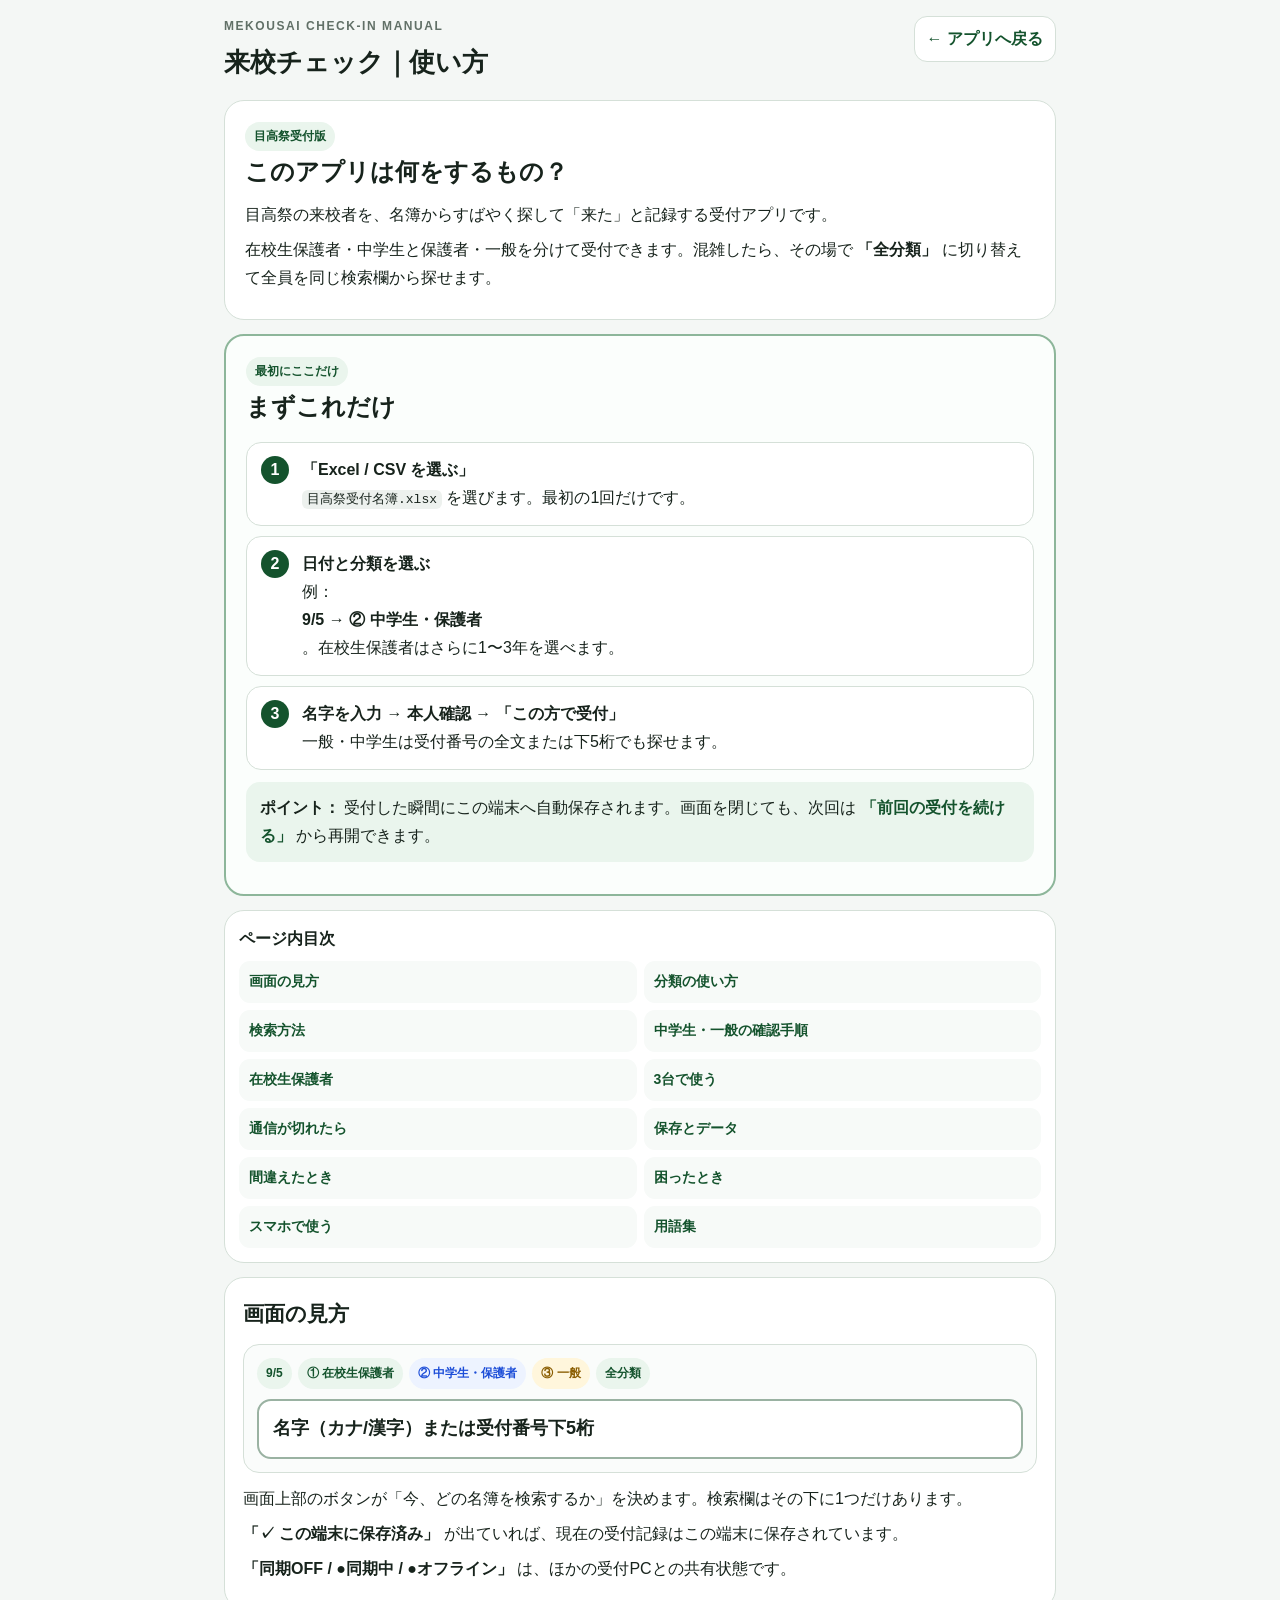
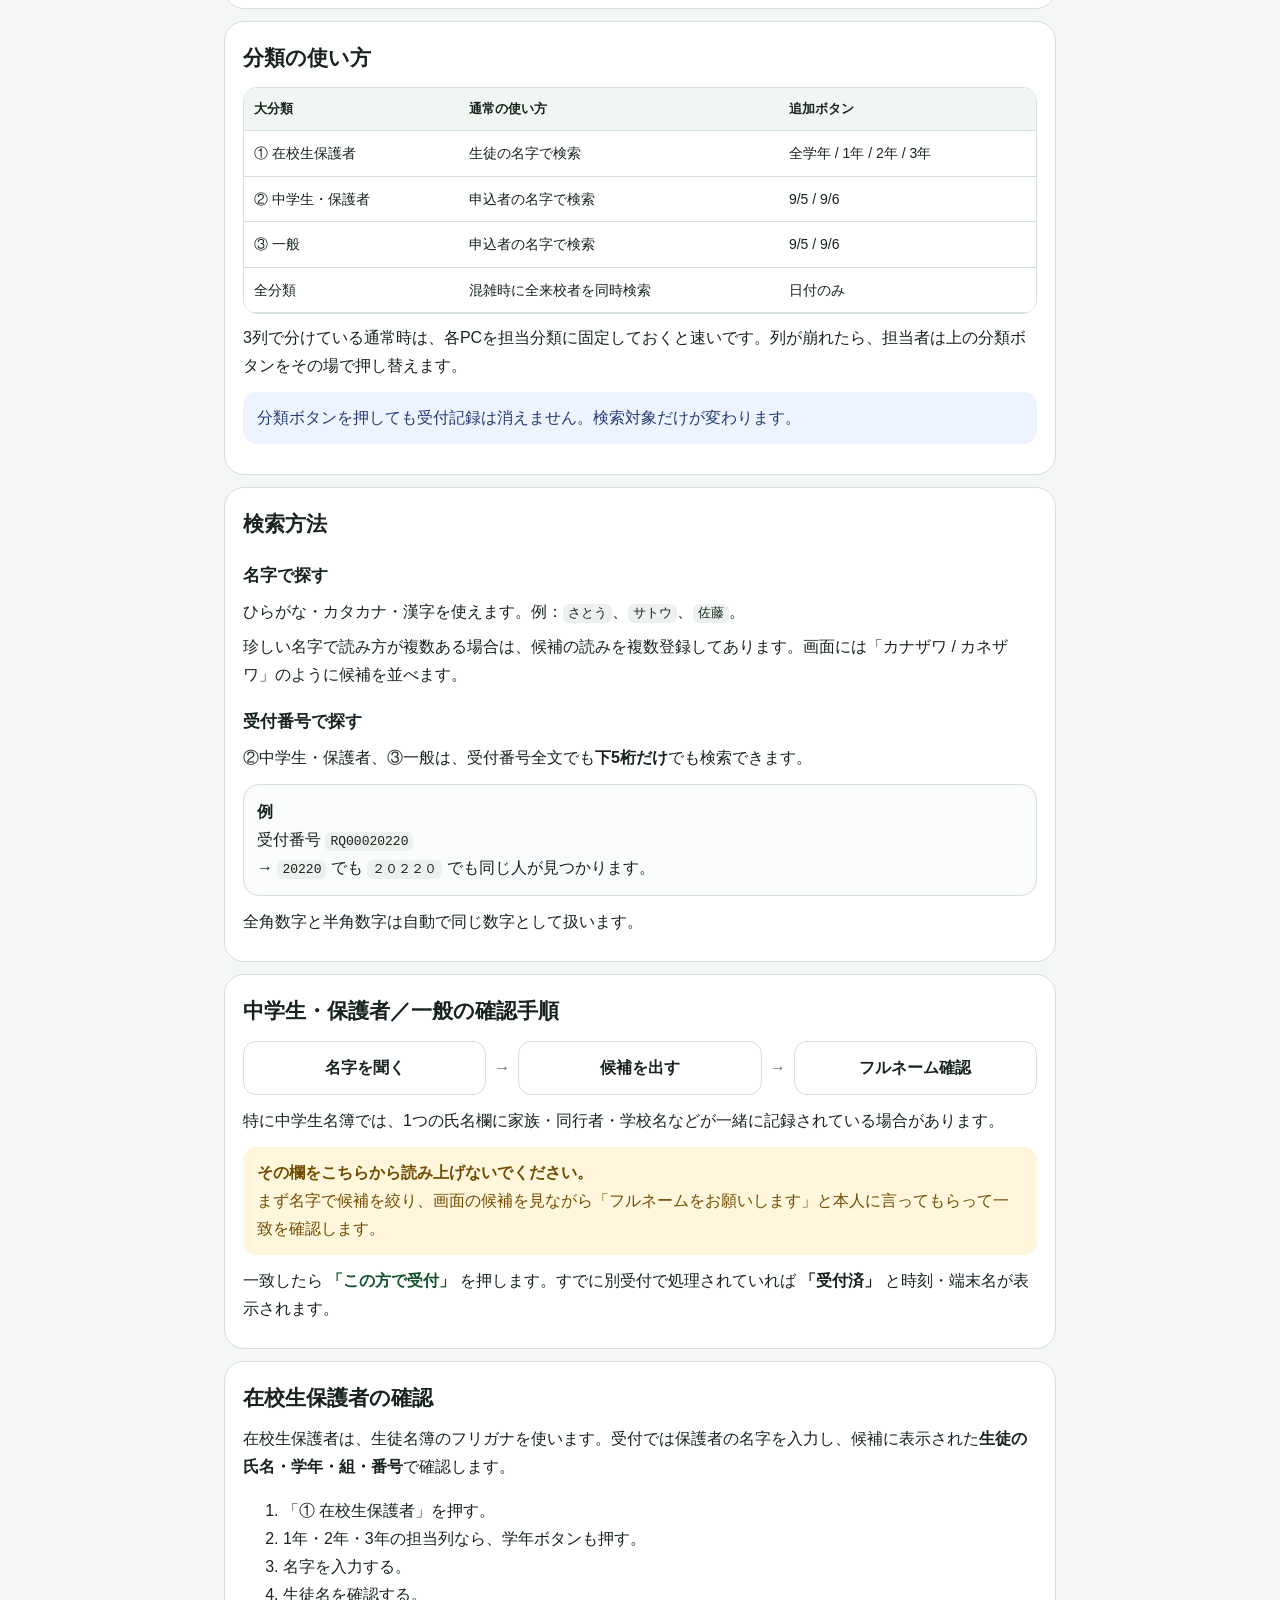
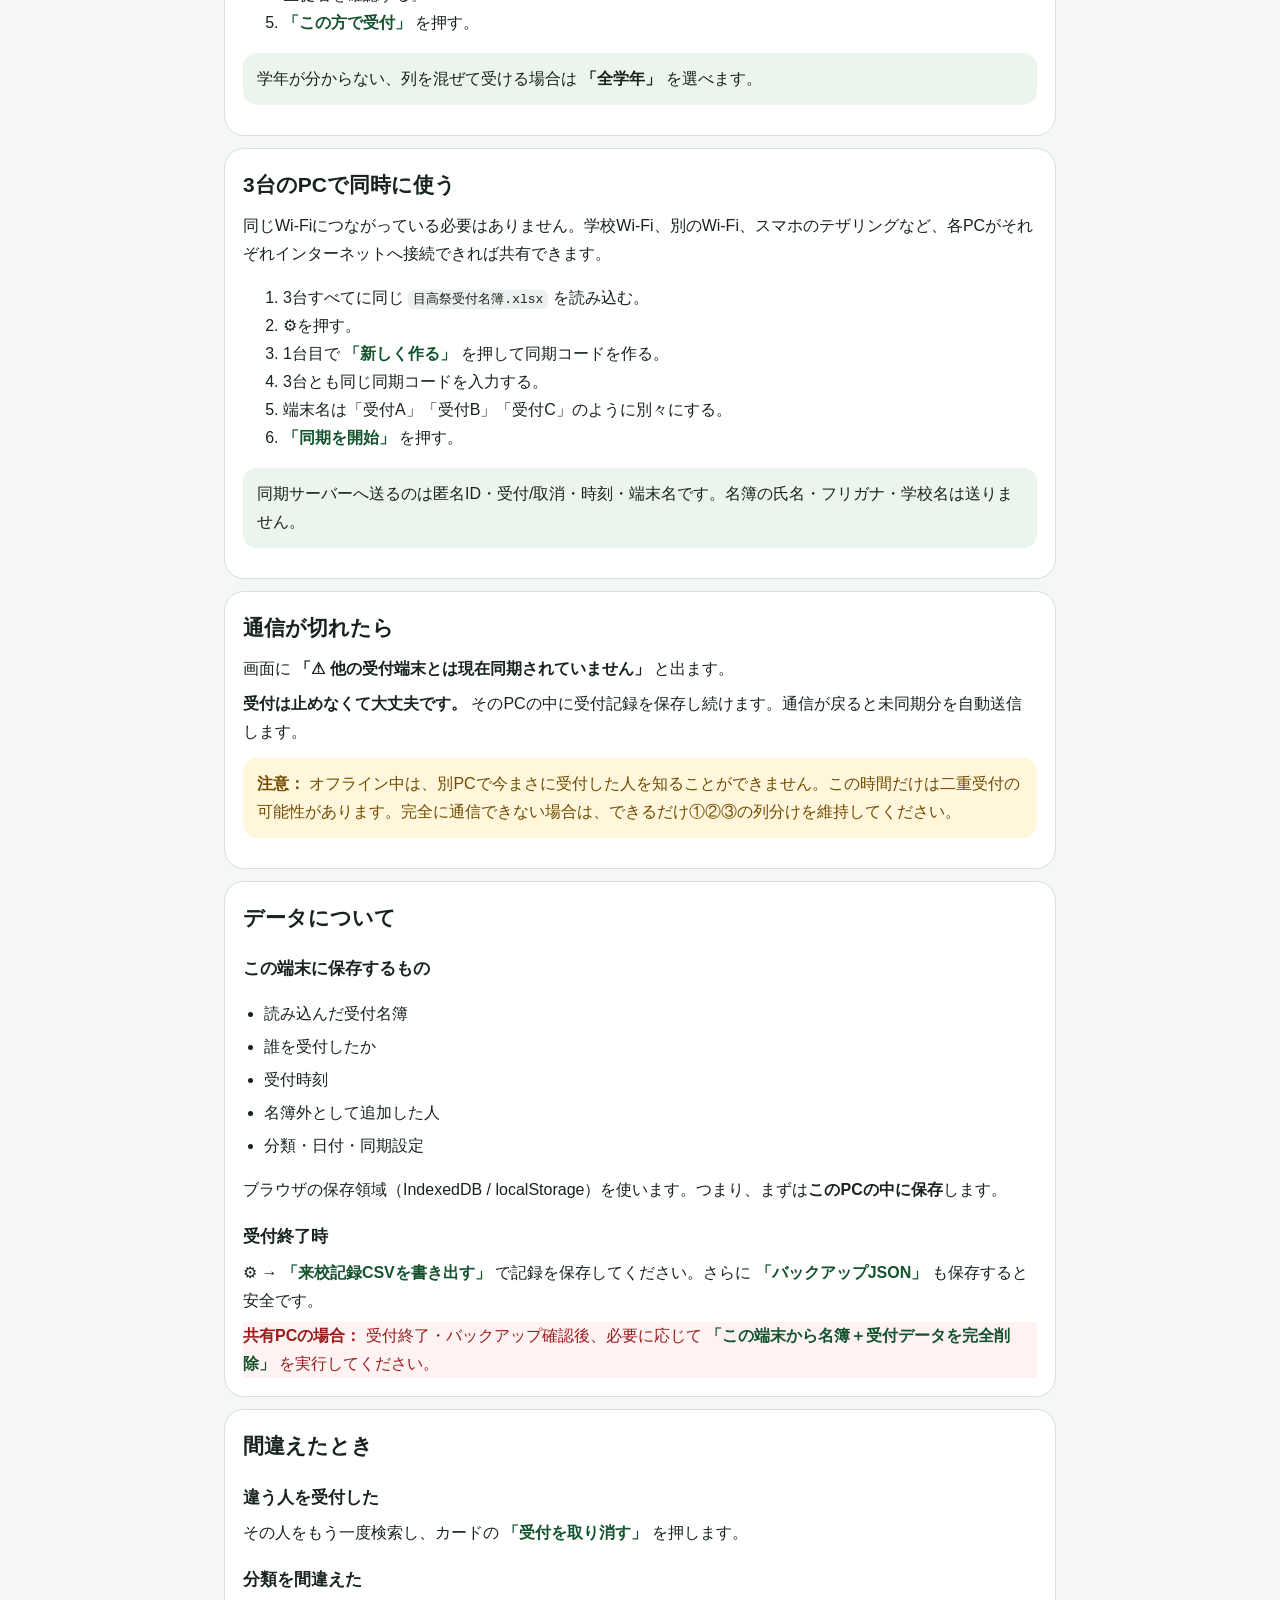
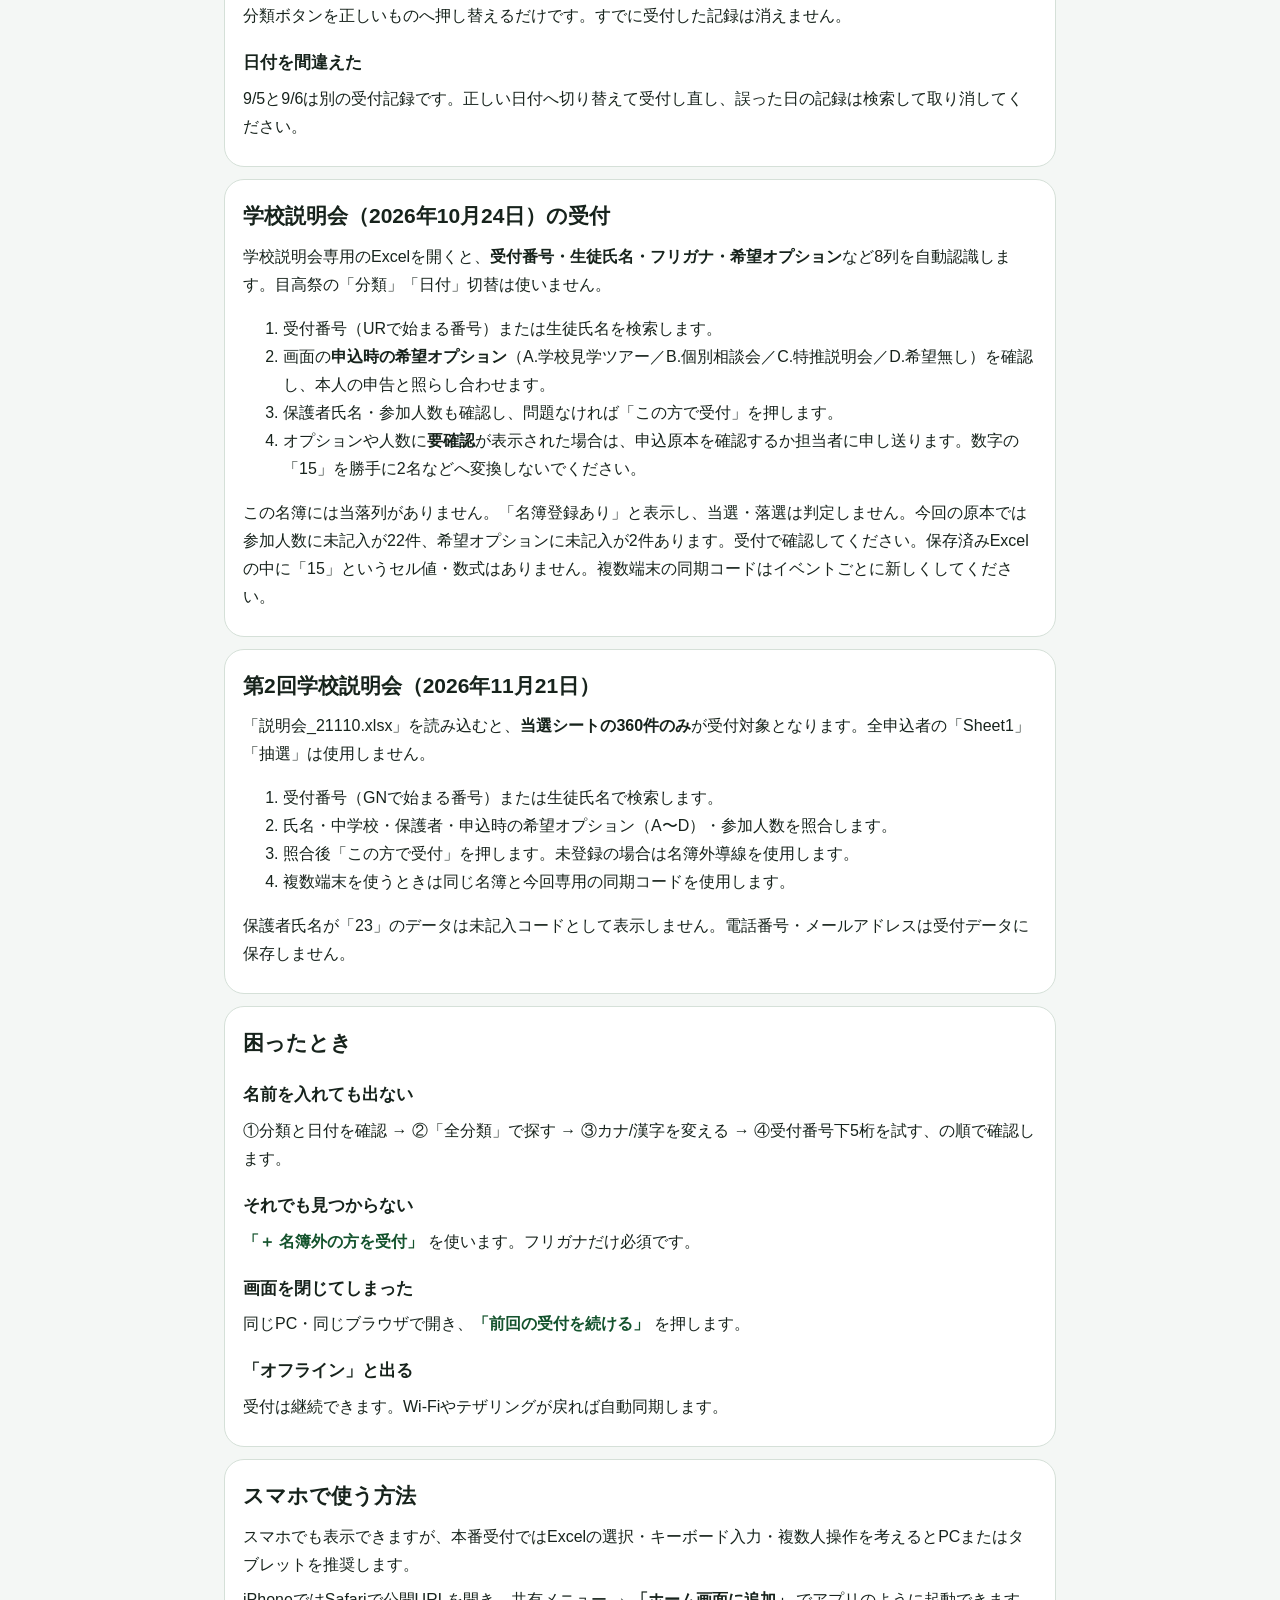
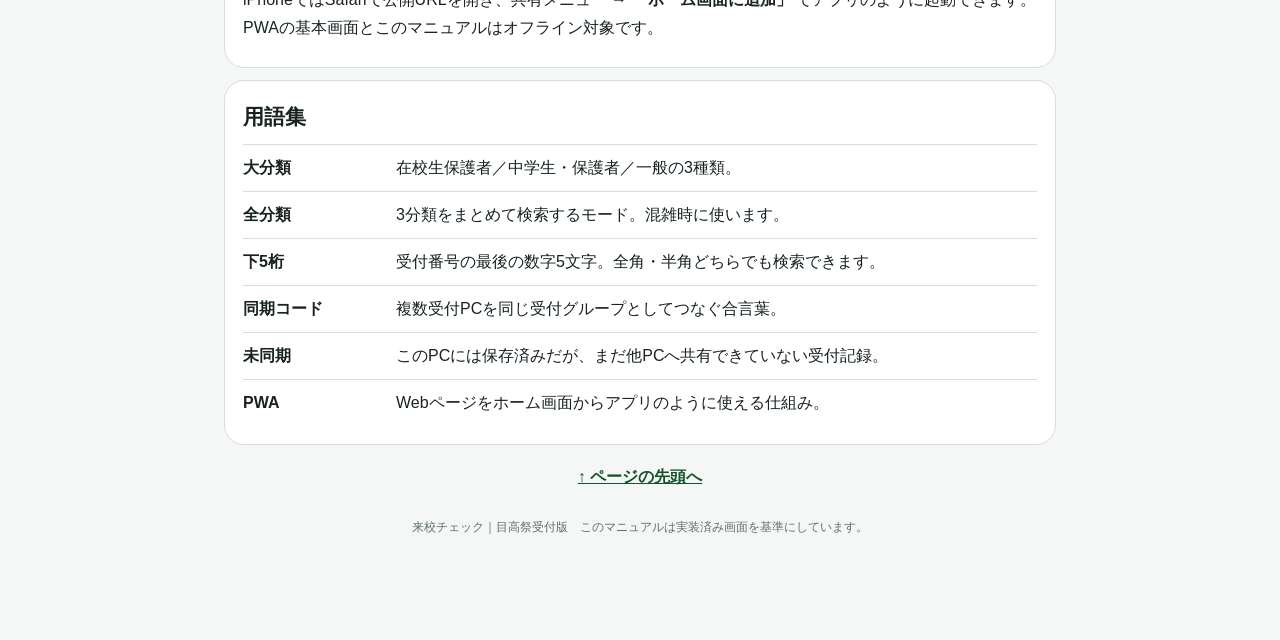
<file: manual.html>
<!doctype html>
<html lang="ja">
<head>
<meta charset="utf-8">
<meta name="viewport" content="width=device-width, initial-scale=1, viewport-fit=cover">
<meta name="theme-color" content="#14532d">
<title>来校チェック｜受付の使い方</title>
<style>
:root{--bg:#f4f7f5;--card:#fff;--text:#17231c;--muted:#617067;--line:#d5e0d8;--green:#14532d;--soft:#eaf5ed;--blue:#1d4ed8;--blueSoft:#edf3ff;--amber:#8a5d00;--amberSoft:#fff6dc;--red:#991b1b;--redSoft:#fef2f2;font-family:-apple-system,BlinkMacSystemFont,"Segoe UI","Hiragino Sans","Yu Gothic UI",Meiryo,sans-serif;color:var(--text)}
*{box-sizing:border-box}html{scroll-behavior:smooth}body{margin:0;background:var(--bg);line-height:1.75}.wrap{max-width:860px;margin:auto;padding:max(16px,env(safe-area-inset-top)) 14px max(90px,env(safe-area-inset-bottom))}.top{display:flex;justify-content:space-between;gap:12px;align-items:flex-start}.top h1{margin:0;font-size:26px}.eyebrow{margin:0 0 3px;color:var(--muted);font-size:12px;font-weight:800;letter-spacing:.13em}.back{display:inline-flex;min-height:44px;align-items:center;padding:8px 12px;border:1px solid var(--line);border-radius:13px;background:#fff;color:var(--green);text-decoration:none;font-weight:800;white-space:nowrap}.hero,.card,.toc{background:var(--card);border:1px solid var(--line);border-radius:20px}.hero{padding:20px;margin:14px 0}.hero h2,.card h2{margin:0 0 8px}.hero p,.card p{margin:7px 0}.first{border:2px solid #8db69a;background:#fbfefc}.badge{display:inline-flex;padding:4px 9px;border-radius:999px;background:var(--soft);color:var(--green);font-size:12px;font-weight:900}.steps{display:grid;gap:10px;margin-top:14px;counter-reset:s}.step{position:relative;padding:13px 14px 13px 55px;border:1px solid var(--line);border-radius:15px;background:#fff;min-height:54px}.step:before{counter-increment:s;content:counter(s);position:absolute;left:14px;top:13px;width:28px;height:28px;border-radius:50%;display:grid;place-items:center;background:var(--green);color:#fff;font-weight:900}.step b{display:block}.toc{padding:14px;margin:14px 0}.toc strong{display:block;margin-bottom:8px}.toc nav{display:grid;grid-template-columns:repeat(2,minmax(0,1fr));gap:7px}.toc a{display:flex;align-items:center;min-height:42px;padding:8px 10px;border-radius:11px;background:#f7faf8;color:var(--green);text-decoration:none;font-weight:750;font-size:14px}.card{padding:18px;margin:12px 0}.card h2{font-size:21px}.card h3{font-size:17px;margin:18px 0 6px}.note,.warn,.info{padding:12px 14px;border-radius:14px;margin:12px 0}.note{background:var(--soft)}.warn{background:var(--amberSoft);color:#704b00}.danger{background:var(--redSoft);color:var(--red)}.info{background:var(--blueSoft);color:#253c72}.mini-ui{border:1px solid var(--line);border-radius:16px;background:#fafcfb;padding:13px;margin:12px 0}.chips{display:flex;gap:6px;flex-wrap:wrap}.chip{padding:5px 9px;border-radius:999px;font-size:12px;font-weight:900;background:var(--soft);color:var(--green)}.chip.blue{background:var(--blueSoft);color:var(--blue)}.chip.amber{background:var(--amberSoft);color:var(--amber)}.search-demo{margin-top:10px;padding:12px 14px;border:2px solid #9ab2a2;border-radius:14px;background:#fff;font-size:18px;font-weight:800}.flow{display:grid;grid-template-columns:1fr auto 1fr auto 1fr;gap:8px;align-items:center;text-align:center;margin:12px 0}.node{padding:12px 9px;border:1px solid var(--line);border-radius:13px;background:#fff;font-weight:800}.arrow{color:var(--muted);font-weight:900}.table-wrap{overflow:auto;border:1px solid var(--line);border-radius:14px;margin:10px 0}table{width:100%;border-collapse:collapse;min-width:650px;background:#fff}th,td{text-align:left;padding:10px;border-bottom:1px solid var(--line);vertical-align:top;font-size:14px}th{background:#f2f6f3;font-size:13px}.term{display:grid;grid-template-columns:145px 1fr;gap:8px;border-top:1px solid var(--line);padding:9px 0}.button-name{font-weight:900;color:var(--green)}.toplink{display:block;text-align:center;margin:18px 0;color:var(--green);font-weight:800}.footer{text-align:center;color:var(--muted);font-size:12px;margin-top:26px}code{background:#edf1ee;padding:2px 5px;border-radius:6px}.checklist{padding-left:1.3em}.checklist li{margin:5px 0}@media(max-width:600px){.top h1{font-size:22px}.toc nav{grid-template-columns:1fr}.flow{grid-template-columns:1fr}.arrow{transform:rotate(90deg)}.term{grid-template-columns:1fr}.card,.hero{padding:16px}}
</style>
</head>
<body id="top"><div class="wrap">
<header class="top"><div><p class="eyebrow">MEKOUSAI CHECK-IN MANUAL</p><h1>来校チェック｜使い方</h1></div><a class="back" href="index.html">← アプリへ戻る</a></header>

<section class="hero"><span class="badge">目高祭受付版</span><h2>このアプリは何をするもの？</h2><p>目高祭の来校者を、名簿からすばやく探して「来た」と記録する受付アプリです。</p><p>在校生保護者・中学生と保護者・一般を分けて受付できます。混雑したら、その場で <b>「全分類」</b> に切り替えて全員を同じ検索欄から探せます。</p></section>

<section id="first" class="hero first"><span class="badge">最初にここだけ</span><h2>まずこれだけ</h2><div class="steps">
<div class="step"><b>「Excel / CSV を選ぶ」</b><span><code>目高祭受付名簿.xlsx</code> を選びます。最初の1回だけです。</span></div>
<div class="step"><b>日付と分類を選ぶ</b><span>例：<b>9/5 → ② 中学生・保護者</b>。在校生保護者はさらに1〜3年を選べます。</span></div>
<div class="step"><b>名字を入力 → 本人確認 → 「この方で受付」</b><span>一般・中学生は受付番号の全文または下5桁でも探せます。</span></div>
</div><div class="note"><b>ポイント：</b> 受付した瞬間にこの端末へ自動保存されます。画面を閉じても、次回は <span class="button-name">「前回の受付を続ける」</span> から再開できます。</div></section>

<section class="toc"><strong>ページ内目次</strong><nav>
<a href="#screen">画面の見方</a><a href="#categories">分類の使い方</a><a href="#search">検索方法</a><a href="#middle">中学生・一般の確認手順</a><a href="#parents">在校生保護者</a><a href="#multi">3台で使う</a><a href="#offline">通信が切れたら</a><a href="#data">保存とデータ</a><a href="#mistake">間違えたとき</a><a href="#trouble">困ったとき</a><a href="#phone">スマホで使う</a><a href="#terms">用語集</a></nav></section>

<section id="screen" class="card"><h2>画面の見方</h2><div class="mini-ui"><div class="chips"><span class="chip">9/5</span><span class="chip">① 在校生保護者</span><span class="chip blue">② 中学生・保護者</span><span class="chip amber">③ 一般</span><span class="chip">全分類</span></div><div class="search-demo">名字（カナ/漢字）または受付番号下5桁</div></div><p>画面上部のボタンが「今、どの名簿を検索するか」を決めます。検索欄はその下に1つだけあります。</p><p><b>「✓ この端末に保存済み」</b> が出ていれば、現在の受付記録はこの端末に保存されています。</p><p><b>「同期OFF / ●同期中 / ●オフライン」</b> は、ほかの受付PCとの共有状態です。</p></section>

<section id="categories" class="card"><h2>分類の使い方</h2><div class="table-wrap"><table><thead><tr><th>大分類</th><th>通常の使い方</th><th>追加ボタン</th></tr></thead><tbody><tr><td>① 在校生保護者</td><td>生徒の名字で検索</td><td>全学年 / 1年 / 2年 / 3年</td></tr><tr><td>② 中学生・保護者</td><td>申込者の名字で検索</td><td>9/5 / 9/6</td></tr><tr><td>③ 一般</td><td>申込者の名字で検索</td><td>9/5 / 9/6</td></tr><tr><td>全分類</td><td>混雑時に全来校者を同時検索</td><td>日付のみ</td></tr></tbody></table></div><p>3列で分けている通常時は、各PCを担当分類に固定しておくと速いです。列が崩れたら、担当者は上の分類ボタンをその場で押し替えます。</p><div class="info">分類ボタンを押しても受付記録は消えません。検索対象だけが変わります。</div></section>

<section id="search" class="card"><h2>検索方法</h2><h3>名字で探す</h3><p>ひらがな・カタカナ・漢字を使えます。例：<code>さとう</code>、<code>サトウ</code>、<code>佐藤</code>。</p><p>珍しい名字で読み方が複数ある場合は、候補の読みを複数登録してあります。画面には「カナザワ / カネザワ」のように候補を並べます。</p><h3>受付番号で探す</h3><p>②中学生・保護者、③一般は、受付番号全文でも<b>下5桁だけ</b>でも検索できます。</p><div class="mini-ui"><b>例</b><br>受付番号 <code>RQ00020220</code><br>→ <code>20220</code> でも <code>２０２２０</code> でも同じ人が見つかります。</div><p>全角数字と半角数字は自動で同じ数字として扱います。</p></section>

<section id="middle" class="card"><h2>中学生・保護者／一般の確認手順</h2><div class="flow"><div class="node">名字を聞く</div><div class="arrow">→</div><div class="node">候補を出す</div><div class="arrow">→</div><div class="node">フルネーム確認</div></div><p>特に中学生名簿では、1つの氏名欄に家族・同行者・学校名などが一緒に記録されている場合があります。</p><div class="warn"><b>その欄をこちらから読み上げないでください。</b><br>まず名字で候補を絞り、画面の候補を見ながら「フルネームをお願いします」と本人に言ってもらって一致を確認します。</div><p>一致したら <span class="button-name">「この方で受付」</span> を押します。すでに別受付で処理されていれば <b>「受付済」</b> と時刻・端末名が表示されます。</p></section>

<section id="parents" class="card"><h2>在校生保護者の確認</h2><p>在校生保護者は、生徒名簿のフリガナを使います。受付では保護者の名字を入力し、候補に表示された<b>生徒の氏名・学年・組・番号</b>で確認します。</p><ol><li>「① 在校生保護者」を押す。</li><li>1年・2年・3年の担当列なら、学年ボタンも押す。</li><li>名字を入力する。</li><li>生徒名を確認する。</li><li><span class="button-name">「この方で受付」</span> を押す。</li></ol><div class="note">学年が分からない、列を混ぜて受ける場合は <b>「全学年」</b> を選べます。</div></section>

<section id="multi" class="card"><h2>3台のPCで同時に使う</h2><p>同じWi-Fiにつながっている必要はありません。学校Wi-Fi、別のWi-Fi、スマホのテザリングなど、各PCがそれぞれインターネットへ接続できれば共有できます。</p><ol><li>3台すべてに同じ <code>目高祭受付名簿.xlsx</code> を読み込む。</li><li>⚙を押す。</li><li>1台目で <span class="button-name">「新しく作る」</span> を押して同期コードを作る。</li><li>3台とも同じ同期コードを入力する。</li><li>端末名は「受付A」「受付B」「受付C」のように別々にする。</li><li><span class="button-name">「同期を開始」</span> を押す。</li></ol><div class="note">同期サーバーへ送るのは匿名ID・受付/取消・時刻・端末名です。名簿の氏名・フリガナ・学校名は送りません。</div></section>

<section id="offline" class="card"><h2>通信が切れたら</h2><p>画面に <b>「⚠ 他の受付端末とは現在同期されていません」</b> と出ます。</p><p><b>受付は止めなくて大丈夫です。</b> そのPCの中に受付記録を保存し続けます。通信が戻ると未同期分を自動送信します。</p><div class="warn"><b>注意：</b> オフライン中は、別PCで今まさに受付した人を知ることができません。この時間だけは二重受付の可能性があります。完全に通信できない場合は、できるだけ①②③の列分けを維持してください。</div></section>

<section id="data" class="card"><h2>データについて</h2><h3>この端末に保存するもの</h3><ul class="checklist"><li>読み込んだ受付名簿</li><li>誰を受付したか</li><li>受付時刻</li><li>名簿外として追加した人</li><li>分類・日付・同期設定</li></ul><p>ブラウザの保存領域（IndexedDB / localStorage）を使います。つまり、まずは<b>このPCの中に保存</b>します。</p><h3>受付終了時</h3><p>⚙ → <span class="button-name">「来校記録CSVを書き出す」</span> で記録を保存してください。さらに <span class="button-name">「バックアップJSON」</span> も保存すると安全です。</p><div class="danger"><b>共有PCの場合：</b> 受付終了・バックアップ確認後、必要に応じて <span class="button-name">「この端末から名簿＋受付データを完全削除」</span> を実行してください。</div></section>

<section id="mistake" class="card"><h2>間違えたとき</h2><h3>違う人を受付した</h3><p>その人をもう一度検索し、カードの <span class="button-name">「受付を取り消す」</span> を押します。</p><h3>分類を間違えた</h3><p>分類ボタンを正しいものへ押し替えるだけです。すでに受付した記録は消えません。</p><h3>日付を間違えた</h3><p>9/5と9/6は別の受付記録です。正しい日付へ切り替えて受付し直し、誤った日の記録は検索して取り消してください。</p></section>

<section id="school-info" class="card">
<h2>学校説明会（2026年10月24日）の受付</h2>
<p>学校説明会専用のExcelを開くと、<b>受付番号・生徒氏名・フリガナ・希望オプション</b>など8列を自動認識します。目高祭の「分類」「日付」切替は使いません。</p>
<ol>
<li>受付番号（URで始まる番号）または生徒氏名を検索します。</li>
<li>画面の<strong>申込時の希望オプション</strong>（A.学校見学ツアー／B.個別相談会／C.特推説明会／D.希望無し）を確認し、本人の申告と照らし合わせます。</li>
<li>保護者氏名・参加人数も確認し、問題なければ「この方で受付」を押します。</li>
<li>オプションや人数に<strong>要確認</strong>が表示された場合は、申込原本を確認するか担当者に申し送ります。数字の「15」を勝手に2名などへ変換しないでください。</li>
</ol>
<p>この名簿には当落列がありません。「名簿登録あり」と表示し、当選・落選は判定しません。今回の原本では参加人数に未記入が22件、希望オプションに未記入が2件あります。受付で確認してください。保存済みExcelの中に「15」というセル値・数式はありません。複数端末の同期コードはイベントごとに新しくしてください。</p>
</section>

<section id="second-session" class="card"><h2>第2回学校説明会（2026年11月21日）</h2>
  <p>「説明会_21110.xlsx」を読み込むと、<b>当選シートの360件のみ</b>が受付対象となります。全申込者の「Sheet1」「抽選」は使用しません。</p>
  <ol><li>受付番号（GNで始まる番号）または生徒氏名で検索します。</li>
  <li>氏名・中学校・保護者・申込時の希望オプション（A〜D）・参加人数を照合します。</li>
  <li>照合後「この方で受付」を押します。未登録の場合は名簿外導線を使用します。</li>
  <li>複数端末を使うときは同じ名簿と今回専用の同期コードを使用します。</li></ol>
  <p>保護者氏名が「23」のデータは未記入コードとして表示しません。電話番号・メールアドレスは受付データに保存しません。</p>
  </section>

<section id="trouble" class="card"><h2>困ったとき</h2><h3>名前を入れても出ない</h3><p>①分類と日付を確認 → ②「全分類」で探す → ③カナ/漢字を変える → ④受付番号下5桁を試す、の順で確認します。</p><h3>それでも見つからない</h3><p><span class="button-name">「＋ 名簿外の方を受付」</span> を使います。フリガナだけ必須です。</p><h3>画面を閉じてしまった</h3><p>同じPC・同じブラウザで開き、<span class="button-name">「前回の受付を続ける」</span> を押します。</p><h3>「オフライン」と出る</h3><p>受付は継続できます。Wi-Fiやテザリングが戻れば自動同期します。</p></section>

<section id="phone" class="card"><h2>スマホで使う方法</h2><p>スマホでも表示できますが、本番受付ではExcelの選択・キーボード入力・複数人操作を考えるとPCまたはタブレットを推奨します。</p><p>iPhoneではSafariで公開URLを開き、共有メニュー → <b>「ホーム画面に追加」</b> でアプリのように起動できます。PWAの基本画面とこのマニュアルはオフライン対象です。</p></section>

<section id="terms" class="card"><h2>用語集</h2><div class="term"><b>大分類</b><span>在校生保護者／中学生・保護者／一般の3種類。</span></div><div class="term"><b>全分類</b><span>3分類をまとめて検索するモード。混雑時に使います。</span></div><div class="term"><b>下5桁</b><span>受付番号の最後の数字5文字。全角・半角どちらでも検索できます。</span></div><div class="term"><b>同期コード</b><span>複数受付PCを同じ受付グループとしてつなぐ合言葉。</span></div><div class="term"><b>未同期</b><span>このPCには保存済みだが、まだ他PCへ共有できていない受付記録。</span></div><div class="term"><b>PWA</b><span>Webページをホーム画面からアプリのように使える仕組み。</span></div></section>

<a class="toplink" href="#top">↑ ページの先頭へ</a><p class="footer">来校チェック｜目高祭受付版　このマニュアルは実装済み画面を基準にしています。</p>
</div></body></html>
</file>
